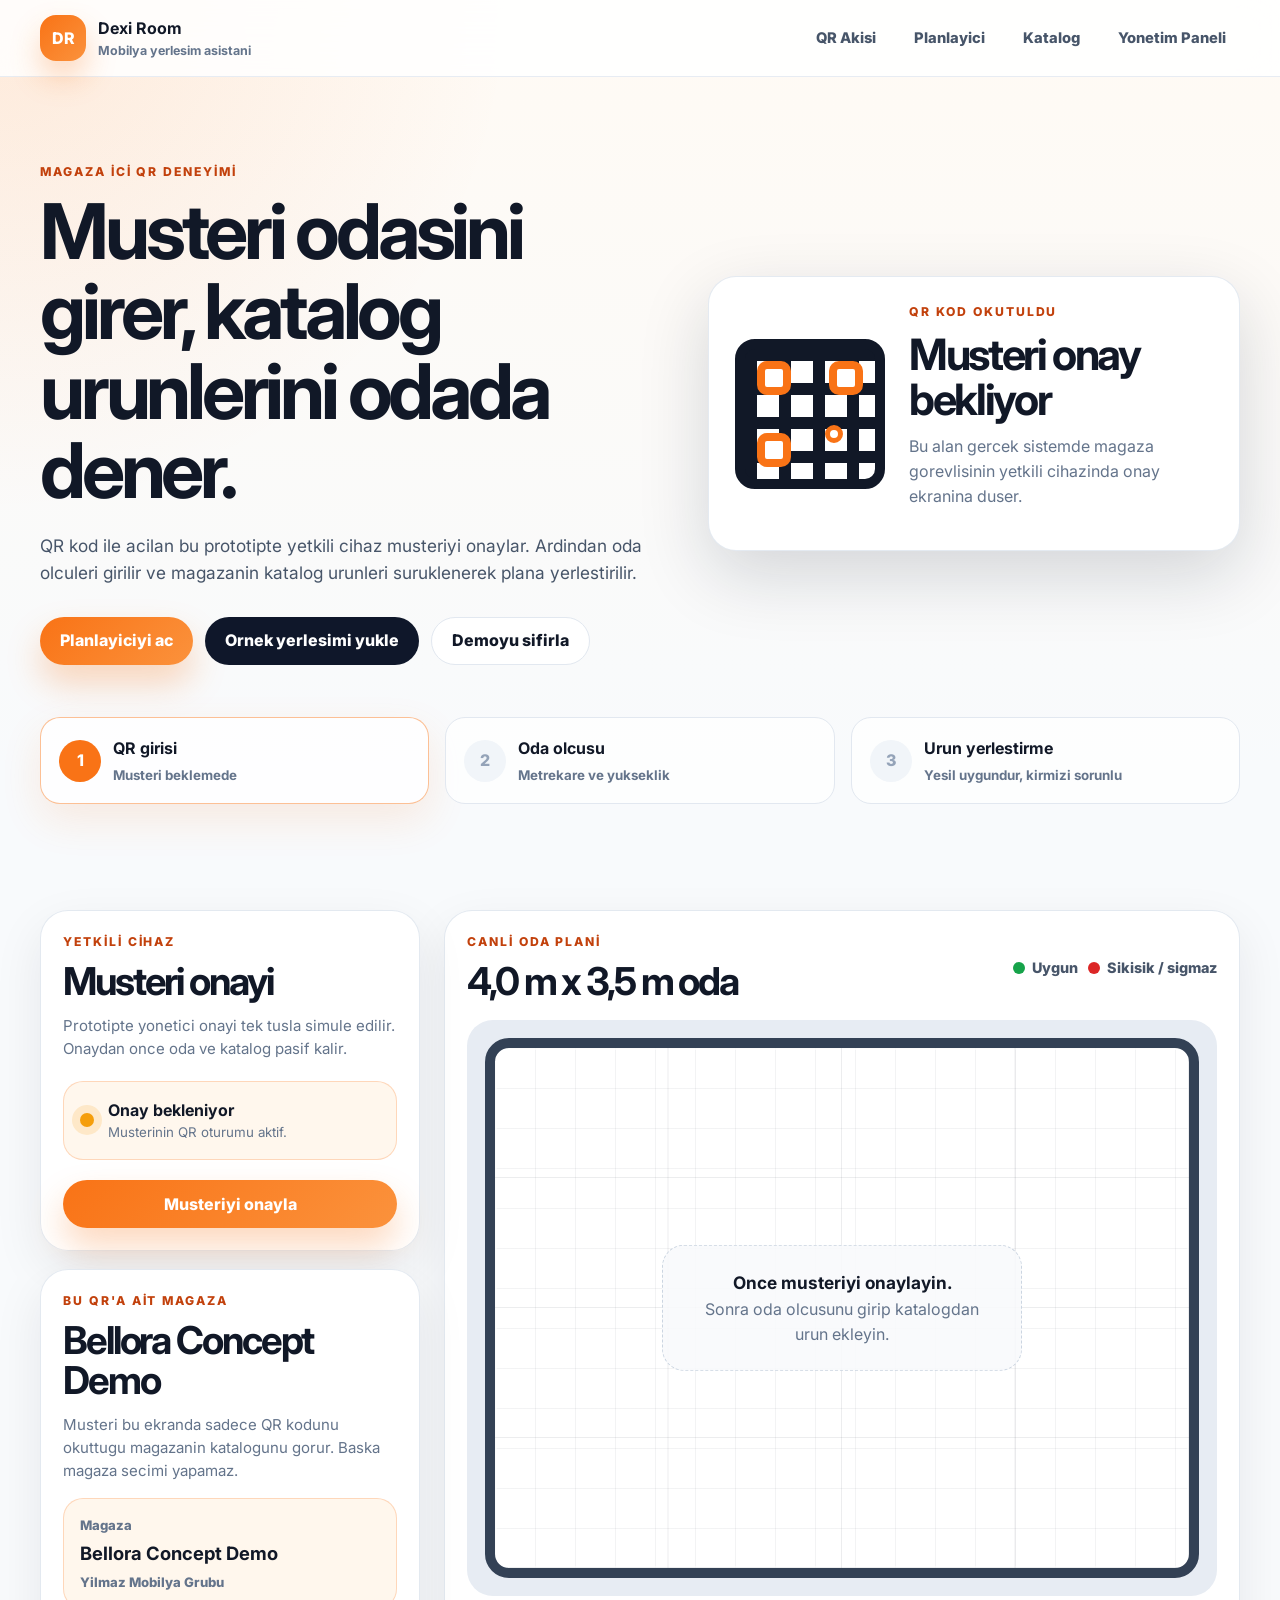
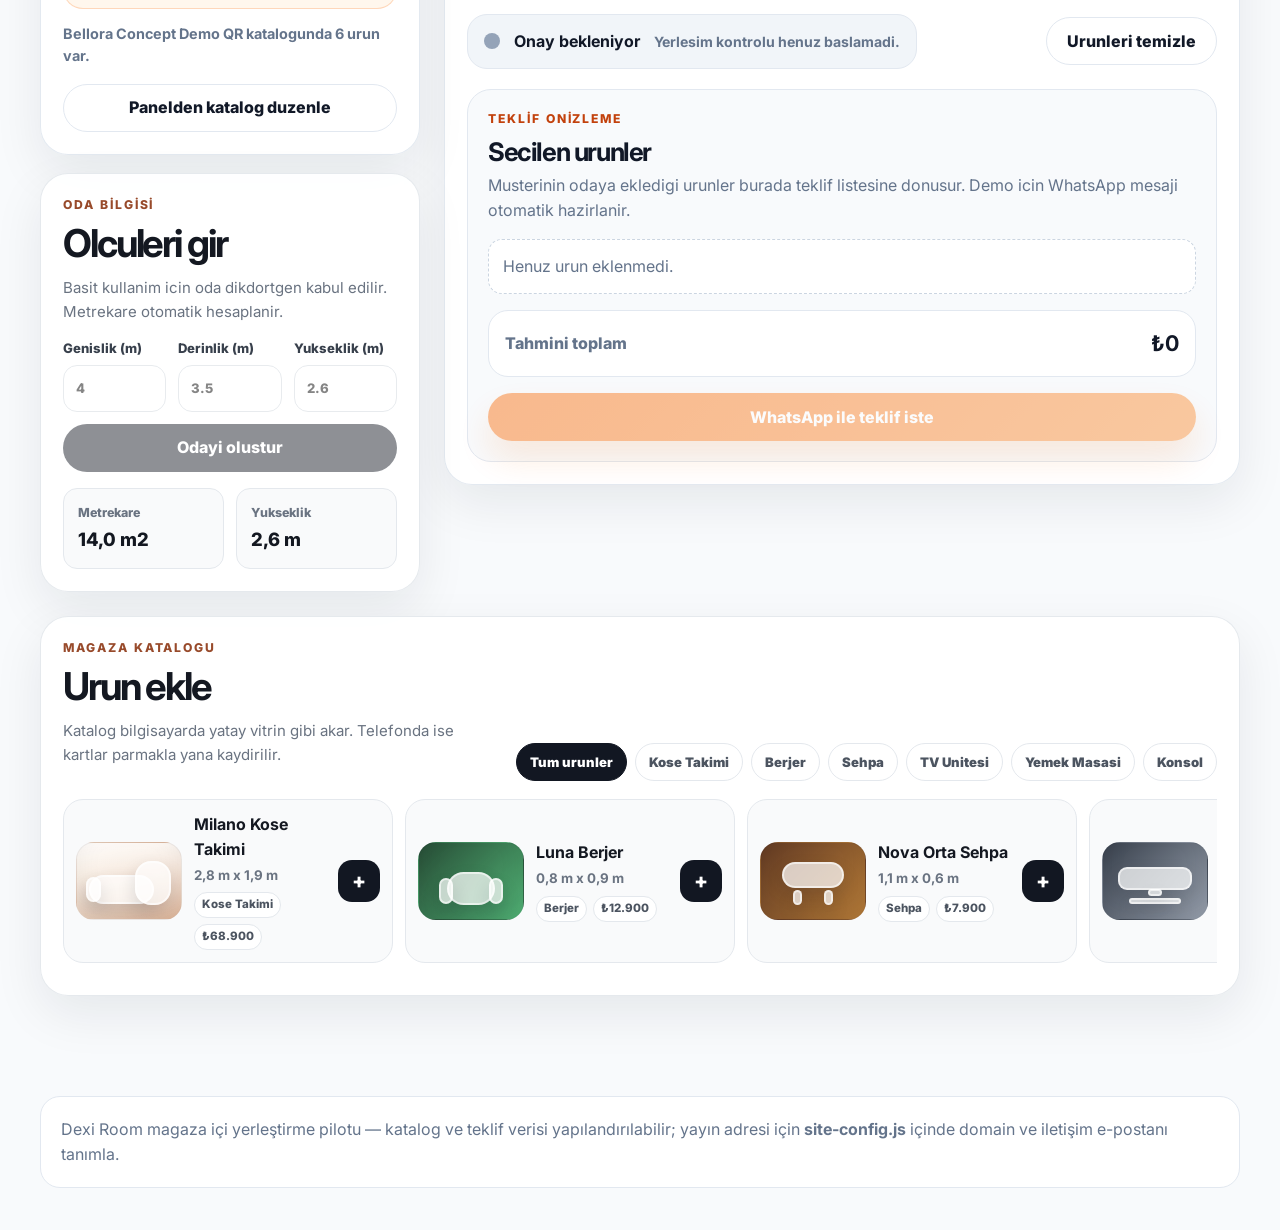
<file: index.html>
<!doctype html>
<html lang="tr">
  <head>
    <meta charset="utf-8">
    <meta name="viewport" content="width=device-width, initial-scale=1, viewport-fit=cover">
    <meta
      name="description"
      content="Mobilya magazalari icin QR onayli oda olcusu ve urun yerlestirme prototipi."
    >
    <link rel="canonical" href="">
    <meta property="og:type" content="website">
    <meta property="og:title" content="Dexi Room | QR Mobilya Yerlestirme">
    <meta property="og:url" content="">
    <title>Dexi Room | QR Mobilya Yerlestirme</title>
    <link rel="preconnect" href="https://fonts.googleapis.com">
    <link rel="preconnect" href="https://fonts.gstatic.com" crossorigin>
    <link
      href="https://fonts.googleapis.com/css2?family=Inter:wght@400;500;600;700;800&display=swap"
      rel="stylesheet"
    >
    <link rel="stylesheet" href="styles.css">
  </head>
  <body>
    <header class="app-header">
      <div class="container header-grid">
        <a class="brand" href="#qr-flow" aria-label="Dexi Room ana ekran">
          <span class="brand-mark">DR</span>
          <span>
            <strong>Dexi Room</strong>
            <small>Mobilya yerlesim asistani</small>
          </span>
        </a>
        <nav class="header-actions" aria-label="Sayfa bolumleri">
          <a href="#qr-flow">QR Akisi</a>
          <a href="#planner">Planlayici</a>
          <a href="#catalog">Katalog</a>
          <a href="admin.html">Yonetim Paneli</a>
        </nav>
      </div>
    </header>

    <main>
      <section class="hero" id="qr-flow">
        <div class="container hero-grid">
          <div class="hero-copy">
            <p class="eyebrow">Magaza ici QR deneyimi</p>
            <h1>Musteri odasini girer, katalog urunlerini odada dener.</h1>
            <p>
              QR kod ile acilan bu prototipte yetkili cihaz musteriyi onaylar.
              Ardindan oda olculeri girilir ve magazanin katalog urunleri
              suruklenerek plana yerlestirilir.
            </p>
            <div class="hero-actions">
              <a class="button button-primary" href="#planner">Planlayiciyi ac</a>
              <button class="button button-dark" type="button" data-demo-layout>
                Ornek yerlesimi yukle
              </button>
              <button class="button button-secondary" type="button" data-reset-demo>
                Demoyu sifirla
              </button>
            </div>
          </div>

          <aside class="qr-card" aria-labelledby="qr-title">
            <div class="qr-visual" aria-hidden="true">
              <span></span>
              <span></span>
              <span></span>
              <span></span>
            </div>
            <div>
              <p class="eyebrow">QR kod okutuldu</p>
              <h2 id="qr-title">Musteri onay bekliyor</h2>
              <p>
                Bu alan gercek sistemde magaza gorevlisinin yetkili cihazinda
                onay ekranina duser.
              </p>
            </div>
          </aside>
        </div>
      </section>

      <section class="status-section">
        <div class="container status-grid" aria-label="Uygulama akisi">
          <article class="status-card is-active" data-step-card="approval">
            <span>1</span>
            <strong>QR girisi</strong>
            <small>Musteri beklemede</small>
          </article>
          <article class="status-card" data-step-card="room">
            <span>2</span>
            <strong>Oda olcusu</strong>
            <small>Metrekare ve yukseklik</small>
          </article>
          <article class="status-card" data-step-card="layout">
            <span>3</span>
            <strong>Urun yerlestirme</strong>
            <small>Yesil uygundur, kirmizi sorunlu</small>
          </article>
        </div>
      </section>

      <section class="workspace section" id="planner">
        <div class="container app-grid">
          <aside class="control-panel" aria-label="Planlayici kontrolleri">
            <section class="panel-card">
              <div class="panel-heading">
                <p class="eyebrow">Yetkili cihaz</p>
                <h2>Musteri onayi</h2>
                <p>
                  Prototipte yonetici onayi tek tusla simule edilir. Onaydan
                  once oda ve katalog pasif kalir.
                </p>
              </div>
              <div class="approval-box" data-approval-box>
                <span class="pulse"></span>
                <div>
                  <strong data-approval-title>Onay bekleniyor</strong>
                  <small data-approval-text>Musterinin QR oturumu aktif.</small>
                </div>
              </div>
              <button class="button button-primary button-full" type="button" data-approve>
                Musteriyi onayla
              </button>
            </section>

            <section class="panel-card" data-store-section>
              <div class="panel-heading">
                <p class="eyebrow">Bu QR'a ait magaza</p>
                <h2 data-current-store-name>Magaza katalogu</h2>
                <p>
                  Musteri bu ekranda sadece QR kodunu okuttugu magazanin
                  katalogunu gorur. Baska magaza secimi yapamaz.
                </p>
              </div>
              <div class="store-identity">
                <span>Magaza</span>
                <strong data-current-store-title>Demo magaza</strong>
                <small data-current-store-group>Grup bilgisi</small>
              </div>
              <p class="store-hint" data-store-hint></p>
              <a class="button button-secondary button-full" href="admin.html">
                Panelden katalog duzenle
              </a>
            </section>

            <section class="panel-card is-disabled" data-room-section>
              <div class="panel-heading">
                <p class="eyebrow">Oda bilgisi</p>
                <h2>Olculeri gir</h2>
                <p>
                  Basit kullanim icin oda dikdortgen kabul edilir. Metrekare
                  otomatik hesaplanir.
                </p>
              </div>
              <form class="room-form" data-room-form>
                <label>
                  Genislik (m)
                  <input type="number" name="width" value="4" min="1.5" max="12" step="0.1" required>
                </label>
                <label>
                  Derinlik (m)
                  <input type="number" name="depth" value="3.5" min="1.5" max="12" step="0.1" required>
                </label>
                <label>
                  Yukseklik (m)
                  <input type="number" name="height" value="2.6" min="2" max="5" step="0.1" required>
                </label>
                <button class="button button-dark button-full" type="submit">
                  Odayi olustur
                </button>
              </form>
              <dl class="room-summary">
                <div>
                  <dt>Metrekare</dt>
                  <dd data-room-area>14.0 m2</dd>
                </div>
                <div>
                  <dt>Yukseklik</dt>
                  <dd data-room-height>2.6 m</dd>
                </div>
              </dl>
            </section>

          </aside>

          <section class="planner-panel" aria-label="Oda yerlestirme alani">
            <div class="planner-toolbar">
              <div>
                <p class="eyebrow">Canli oda plani</p>
                <h2 data-room-title>4.0 m x 3.5 m oda</h2>
              </div>
              <div class="legend" aria-label="Renk aciklamalari">
                <span><i class="ok"></i>Uygun</span>
                <span><i class="danger"></i>Sikisik / sigmaz</span>
              </div>
            </div>

            <div class="planner-shell">
              <div class="room-stage" data-room-stage>
                <div class="grid-overlay" aria-hidden="true"></div>
                <div class="conflict-layer" data-conflict-layer aria-hidden="true"></div>
                <div class="empty-state" data-empty-state>
                  <strong>Once musteriyi onaylayin.</strong>
                  <span>Sonra oda olcusunu girip katalogdan urun ekleyin.</span>
                </div>
              </div>
            </div>

            <div class="planner-footer">
              <div class="fit-status is-waiting" data-fit-status>
                <strong>Onay bekleniyor</strong>
                <span>Yerlesim kontrolu henuz baslamadi.</span>
              </div>
              <button class="button button-secondary-dark" type="button" data-clear-room>
                Urunleri temizle
              </button>
            </div>

            <aside class="quote-panel" aria-label="Secilen urunler ve teklif">
              <div>
                <p class="eyebrow">Teklif onizleme</p>
                <h2>Secilen urunler</h2>
                <p>
                  Musterinin odaya ekledigi urunler burada teklif listesine
                  donusur. Demo icin WhatsApp mesaji otomatik hazirlanir.
                </p>
              </div>
              <div class="quote-list" data-quote-list>
                <p class="quote-empty">Henuz urun eklenmedi.</p>
              </div>
              <div class="quote-total">
                <span>Tahmini toplam</span>
                <strong data-quote-total>0 TL</strong>
              </div>
              <a class="button button-primary button-full is-disabled-link" href="#" data-whatsapp-link>
                WhatsApp ile teklif iste
              </a>
            </aside>
          </section>

          <section class="panel-card catalog-panel is-disabled" id="catalog" data-catalog-section>
            <div class="catalog-panel-header">
              <div class="panel-heading">
                <p class="eyebrow">Magaza katalogu</p>
                <h2>Urun ekle</h2>
                <p>
                  Katalog bilgisayarda yatay vitrin gibi akar. Telefonda ise
                  kartlar parmakla yana kaydirilir.
                </p>
              </div>
              <div class="category-filters" data-category-filters aria-label="Kategori filtreleri"></div>
            </div>
            <div class="catalog-list" data-catalog-list></div>
          </section>
        </div>
      </section>
    </main>

    <footer class="app-footer">
      <div class="container footer-grid">
        <p>
          Dexi Room magaza içi yerleştirme pilotu — katalog ve teklif verisi yapılandırılabilir;
          yayın adresi için <strong>site-config.js</strong> içinde domain ve iletişim e-postanı
          tanımla.
        </p>
        <p class="site-contact-line" data-site-contact-row hidden>
          İletişim:
          <a data-site-contact-email href="#"></a>
        </p>
      </div>
    </footer>

    <script src="site-config.js"></script>
    <script src="supabase-config.js"></script>
    <script src="data-store.js"></script>
    <script src="script.js"></script>
  </body>
</html>
</file>
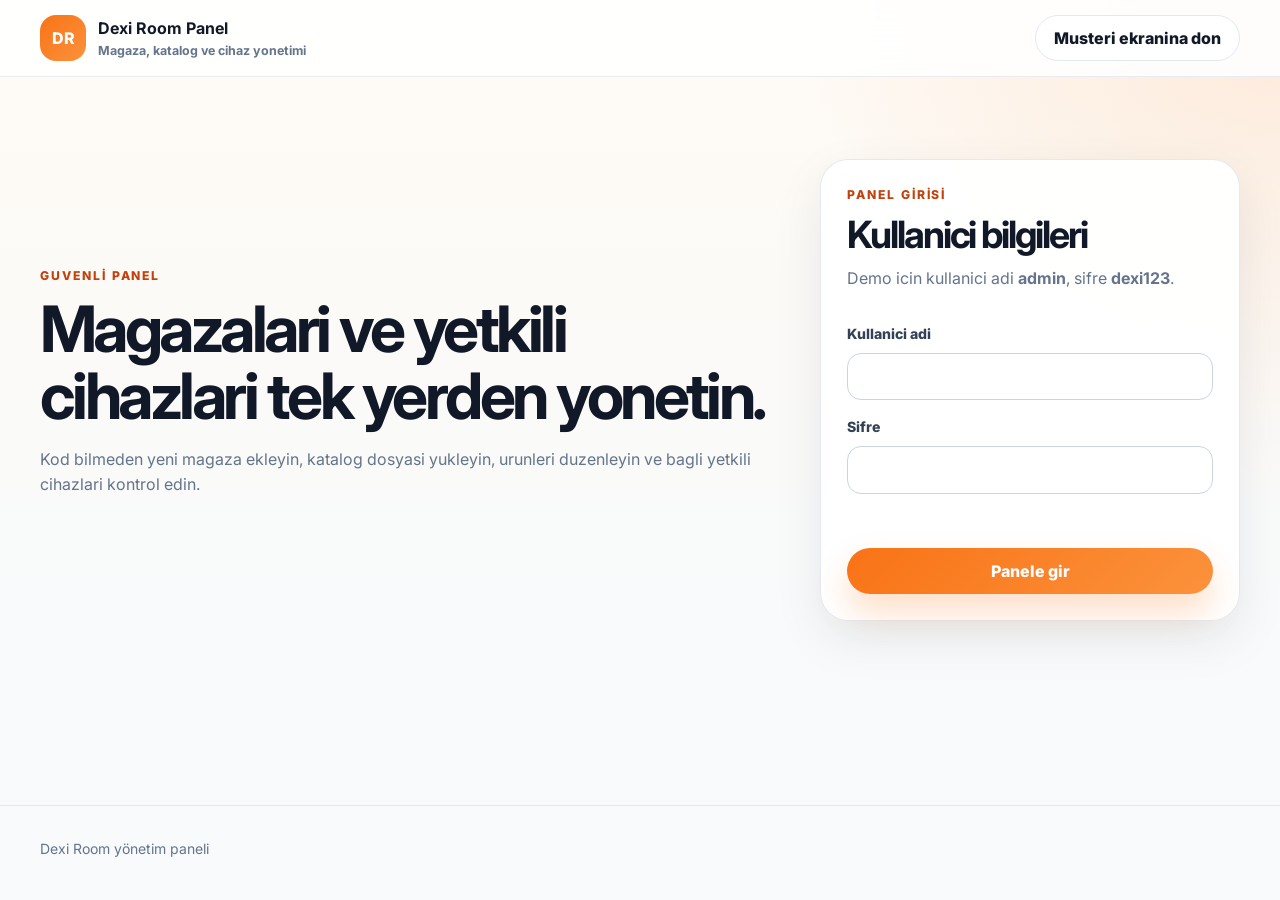
<file: admin.html>
<!doctype html>
<html lang="tr">
  <head>
    <meta charset="utf-8">
    <meta name="viewport" content="width=device-width, initial-scale=1">
    <meta
      name="description"
      content="Dexi Room magazalari, kataloglari ve yetkili cihazlari yonetme paneli."
    >
    <title>Dexi Room | Yonetim Paneli</title>
    <link rel="preconnect" href="https://fonts.googleapis.com">
    <link rel="preconnect" href="https://fonts.gstatic.com" crossorigin>
    <link
      href="https://fonts.googleapis.com/css2?family=Inter:wght@400;500;600;700;800&display=swap"
      rel="stylesheet"
    >
    <link rel="stylesheet" href="admin.css">
  </head>
  <body>
    <header class="admin-header">
      <div class="container header-grid">
        <a class="brand" href="index.html" aria-label="Dexi Room musteri ekranina don">
          <span class="brand-mark">DR</span>
          <span>
            <strong>Dexi Room Panel</strong>
            <small>Magaza, katalog ve cihaz yonetimi</small>
          </span>
        </a>
        <div class="header-actions">
          <a class="button button-light" href="index.html">Musteri ekranina don</a>
          <button class="button button-dark is-hidden" type="button" data-logout>
            Cikis yap
          </button>
        </div>
      </div>
    </header>

    <main class="admin-main-grow">
      <section class="login-screen" data-login-screen>
        <div class="container login-grid">
          <div class="login-copy">
            <p class="eyebrow">Guvenli panel</p>
            <h1>Magazalari ve yetkili cihazlari tek yerden yonetin.</h1>
            <p>
              Kod bilmeden yeni magaza ekleyin, katalog dosyasi yukleyin,
              urunleri duzenleyin ve bagli yetkili cihazlari kontrol edin.
            </p>
          </div>

          <form class="login-card" data-login-form>
            <div>
              <p class="eyebrow">Panel girisi</p>
              <h2>Kullanici bilgileri</h2>
              <p class="helper">
                Demo icin kullanici adi <strong>admin</strong>, sifre
                <strong>dexi123</strong>.
              </p>
            </div>
            <label>
              Kullanici adi
              <input type="text" name="username" autocomplete="username" required>
            </label>
            <label>
              Sifre
              <input type="password" name="password" autocomplete="current-password" required>
            </label>
            <p class="form-error" data-login-error role="alert"></p>
            <button class="button button-primary button-full" type="submit">
              Panele gir
            </button>
          </form>
        </div>
      </section>

      <section class="dashboard is-hidden" data-dashboard>
        <div class="container">
          <div class="dashboard-hero">
            <div>
              <p class="eyebrow">Yonetim alani</p>
              <h1>Magaza kataloglarini ayri tutun, cihaz baglantilarini yonetin.</h1>
            </div>
            <button class="button button-primary" type="button" data-add-store>
              + Yeni magaza
            </button>
          </div>

          <div class="stats-grid" aria-label="Panel ozeti">
            <article>
              <span data-store-count>0</span>
              <strong>Magaza</strong>
            </article>
            <article>
              <span data-product-count>0</span>
              <strong>Toplam urun</strong>
            </article>
            <article>
              <span data-device-count>0</span>
              <strong>Bagli cihaz</strong>
            </article>
            <article>
              <span data-group-count>0</span>
              <strong>Magaza grubu</strong>
            </article>
          </div>

          <div class="admin-layout">
            <aside class="store-sidebar">
              <div class="panel-heading">
                <p class="eyebrow">Magazalar</p>
                <h2>Secim yap</h2>
              </div>
              <div class="store-list" data-store-list></div>
            </aside>

            <section class="detail-panel" data-detail-panel>
              <div class="detail-header">
                <div>
                  <p class="eyebrow">Katalog ayarlari</p>
                  <h2 data-detail-title>Magaza secin</h2>
                </div>
                <button class="button button-danger-light" type="button" data-delete-store>
                  Magazayi sil
                </button>
              </div>

              <div class="form-grid">
                <label>
                  Magaza adi
                  <input type="text" data-store-name placeholder="Ornek: Kadikoy Sube">
                </label>
                <label>
                  Grup / isletme sahibi adi
                  <input type="text" data-store-group placeholder="Ornek: Yilmaz Mobilya Grubu">
                </label>
                <label>
                  Katalog dosyasi yukle
                  <input type="file" accept=".json,.csv" data-catalog-file>
                </label>
              </div>
              <div class="qr-link-card">
                <div>
                  <p class="eyebrow">Magazaya ozel QR linki</p>
                  <strong data-store-qr-link>index.html</strong>
                  <small>
                    Bu linkten giren musteri sadece bu magazanin katalogunu gorur.
                  </small>
                </div>
                <a class="button button-light" href="#" target="_blank" rel="noreferrer" data-open-store-link>
                  Musteri linkini ac
                </a>
              </div>
              <p class="helper">
                JSON veya CSV yukleyebilirsiniz. CSV basliklari:
                <code>name,width,depth,icon</code>. Olculer metre olarak girilir.
                Ayni isletme sahibine ait magazalara ayni grup adini vererek
                panelde birlikte takip edebilirsiniz.
              </p>
              <p class="notice" data-import-status></p>

              <div class="section-title">
                <div>
                  <p class="eyebrow">Urunler</p>
                  <h3>Katalog satirlari</h3>
                </div>
                <button class="button button-light" type="button" data-add-product>
                  + Urun ekle
                </button>
              </div>

              <div class="table-wrap">
                <table class="product-table">
                  <thead>
                    <tr>
                      <th>Urun adi</th>
                      <th>Genislik (m)</th>
                      <th>Derinlik (m)</th>
                      <th>Ikon</th>
                      <th></th>
                    </tr>
                  </thead>
                  <tbody data-product-rows></tbody>
                </table>
              </div>

              <div class="section-title device-title">
                <div>
                  <p class="eyebrow">Yetkili cihazlar</p>
                  <h3>Baglanti izinleri</h3>
                </div>
                <button class="button button-danger-light" type="button" data-disconnect-all>
                  Hepsinin baglantisini kopar
                </button>
              </div>

              <div class="device-form">
                <label>
                  Cihaz adi
                  <input type="text" data-device-name placeholder="Ornek: Satis tableti 1">
                </label>
                <button class="button button-dark" type="button" data-grant-device>
                  Yetki ver
                </button>
              </div>
              <div class="device-list" data-device-list></div>

              <div class="save-row">
                <p class="notice" data-save-status></p>
                <button class="button button-primary" type="button" data-save-store>
                  Degisiklikleri kaydet
                </button>
              </div>
            </section>
          </div>
        </div>
      </section>
    </main>

    <footer class="admin-footer">
      <div class="container admin-footer-inner">
        <p class="admin-footer-meta">Dexi Room yönetim paneli</p>
        <p class="admin-footer-meta site-contact-line" data-site-contact-row hidden>
          İletişim:
          <a data-site-contact-email href="#"></a>
        </p>
      </div>
    </footer>

    <script src="site-config.js"></script>
    <script src="supabase-config.js"></script>
    <script src="data-store.js"></script>
    <script src="admin.js"></script>
  </body>
</html>
</file>
<file: styles.css>
:root {
  --bg: #0f172a;
  --bg-soft: #172033;
  --surface: #ffffff;
  --surface-soft: #f8fafc;
  --surface-warm: #fff8ed;
  --text: #111827;
  --muted: #64748b;
  --line: #e2e8f0;
  --primary: #f97316;
  --primary-dark: #c2410c;
  --ok: #16a34a;
  --ok-soft: rgba(22, 163, 74, 0.12);
  --danger: #dc2626;
  --danger-soft: rgba(220, 38, 38, 0.14);
  --warning: #f59e0b;
  --shadow: 0 24px 70px rgba(15, 23, 42, 0.16);
  --radius-lg: 28px;
  --radius-md: 20px;
  --radius-sm: 14px;
  --container: 1200px;
}

* {
  box-sizing: border-box;
  min-width: 0;
}

html {
  scroll-behavior: smooth;
}

body {
  min-width: 320px;
  margin: 0;
  color: var(--text);
  background:
    radial-gradient(circle at top left, rgba(249, 115, 22, 0.12), transparent 32rem),
    linear-gradient(180deg, #fffaf4 0, #f8fafc 48rem);
  font-family: "Inter", Arial, sans-serif;
  line-height: 1.55;
  overflow-x: hidden;
}

button,
input {
  font: inherit;
}

button {
  cursor: pointer;
}

a {
  color: inherit;
  text-decoration: none;
}

h1,
h2,
h3,
p {
  margin-top: 0;
  overflow-wrap: anywhere;
}

h1,
h2 {
  letter-spacing: -0.055em;
  line-height: 1.04;
}

h1 {
  max-width: 760px;
  margin-bottom: 22px;
  font-size: clamp(2.8rem, 6vw, 5.8rem);
}

h2 {
  margin-bottom: 12px;
  font-size: clamp(1.55rem, 3vw, 2.65rem);
}

.container {
  width: min(100% - 40px, var(--container));
  margin-inline: auto;
}

.section {
  padding: 72px 0;
}

.eyebrow {
  margin-bottom: 10px;
  color: var(--primary-dark);
  font-size: 0.76rem;
  font-weight: 800;
  letter-spacing: 0.16em;
  text-transform: uppercase;
}

.app-header {
  position: sticky;
  top: 0;
  z-index: 20;
  border-bottom: 1px solid rgba(226, 232, 240, 0.8);
  background: rgba(255, 255, 255, 0.86);
  backdrop-filter: blur(18px);
}

.header-grid {
  min-height: 76px;
  display: flex;
  align-items: center;
  justify-content: space-between;
  gap: 24px;
}

.brand {
  display: inline-flex;
  align-items: center;
  gap: 12px;
  font-weight: 800;
}

.brand small {
  display: block;
  color: var(--muted);
  font-size: 0.78rem;
  font-weight: 700;
}

.brand-mark {
  width: 46px;
  height: 46px;
  display: inline-grid;
  place-items: center;
  color: #ffffff;
  background: linear-gradient(135deg, var(--primary), #fb923c);
  border-radius: 16px;
  box-shadow: 0 16px 30px rgba(249, 115, 22, 0.28);
}

.header-actions {
  display: flex;
  align-items: center;
  gap: 10px;
}

.header-actions a {
  padding: 10px 14px;
  color: #475569;
  border-radius: 999px;
  font-size: 0.92rem;
  font-weight: 800;
}

.header-actions a:hover,
.header-actions a:focus-visible {
  color: var(--text);
  background: #f1f5f9;
}

.hero {
  padding: 86px 0 52px;
}

.hero-grid {
  display: grid;
  grid-template-columns: minmax(0, 1.08fr) minmax(340px, 0.92fr);
  gap: 44px;
  align-items: center;
}

.hero-copy p:not(.eyebrow) {
  max-width: 680px;
  color: #475569;
  font-size: 1.08rem;
}

.hero-actions {
  display: flex;
  flex-wrap: wrap;
  gap: 12px;
  margin-top: 30px;
}

.button {
  min-height: 48px;
  display: inline-flex;
  align-items: center;
  justify-content: center;
  gap: 8px;
  padding: 0 20px;
  border: 0;
  border-radius: 999px;
  font-weight: 800;
  transition: transform 160ms ease, box-shadow 160ms ease, background 160ms ease;
}

.button:hover,
.button:focus-visible {
  transform: translateY(-2px);
}

.button-primary {
  color: #ffffff;
  background: linear-gradient(135deg, var(--primary), #fb923c);
  box-shadow: 0 18px 34px rgba(249, 115, 22, 0.28);
}

.button-secondary {
  color: var(--text);
  background: #ffffff;
  border: 1px solid var(--line);
}

.button-dark {
  color: #ffffff;
  background: var(--bg);
}

.button-secondary-dark {
  color: var(--text);
  background: #ffffff;
  border: 1px solid var(--line);
}

.button-full {
  width: 100%;
}

.button:disabled,
.panel-card.is-disabled .button,
.panel-card.is-disabled input {
  cursor: not-allowed;
  opacity: 0.48;
}

.qr-card {
  display: grid;
  grid-template-columns: 150px 1fr;
  gap: 24px;
  align-items: center;
  padding: 26px;
  background: #ffffff;
  border: 1px solid rgba(226, 232, 240, 0.9);
  border-radius: var(--radius-lg);
  box-shadow: var(--shadow);
}

.qr-card h2 {
  font-size: clamp(1.8rem, 4vw, 2.7rem);
}

.qr-card p:not(.eyebrow) {
  color: var(--muted);
}

.qr-visual {
  position: relative;
  aspect-ratio: 1;
  padding: 16px;
  background:
    linear-gradient(90deg, var(--text) 12px, transparent 12px) 0 0 / 34px 34px,
    linear-gradient(var(--text) 12px, transparent 12px) 0 0 / 34px 34px,
    #ffffff;
  border: 10px solid #111827;
  border-radius: 20px;
}

.qr-visual span {
  position: absolute;
  width: 34px;
  height: 34px;
  background: #ffffff;
  border: 8px solid var(--primary);
  border-radius: 10px;
}

.qr-visual span:nth-child(1) {
  top: 12px;
  left: 12px;
}

.qr-visual span:nth-child(2) {
  top: 12px;
  right: 12px;
}

.qr-visual span:nth-child(3) {
  bottom: 12px;
  left: 12px;
}

.qr-visual span:nth-child(4) {
  right: 32px;
  bottom: 36px;
  width: 18px;
  height: 18px;
  border-width: 5px;
}

.status-section {
  padding: 0 0 34px;
}

.status-grid {
  display: grid;
  grid-template-columns: repeat(3, 1fr);
  gap: 16px;
}

.status-card {
  display: grid;
  grid-template-columns: auto 1fr;
  gap: 4px 12px;
  align-items: center;
  padding: 18px;
  color: #64748b;
  background: rgba(255, 255, 255, 0.8);
  border: 1px solid var(--line);
  border-radius: var(--radius-md);
}

.status-card span {
  grid-row: span 2;
  width: 42px;
  height: 42px;
  display: grid;
  place-items: center;
  color: #94a3b8;
  background: #f1f5f9;
  border-radius: 50%;
  font-weight: 800;
}

.status-card strong {
  color: var(--text);
}

.status-card small {
  font-weight: 700;
}

.status-card.is-active {
  border-color: rgba(249, 115, 22, 0.45);
  box-shadow: 0 16px 40px rgba(249, 115, 22, 0.12);
}

.status-card.is-active span,
.status-card.is-complete span {
  color: #ffffff;
  background: var(--primary);
}

.status-card.is-complete {
  color: #475569;
  background: #ffffff;
}

.app-grid {
  display: grid;
  grid-template-columns: minmax(320px, 380px) minmax(0, 1fr);
  gap: 24px;
  align-items: start;
  min-width: 0;
}

.control-panel {
  display: grid;
  gap: 18px;
  min-width: 0;
}

.panel-card,
.planner-panel {
  background: rgba(255, 255, 255, 0.92);
  border: 1px solid rgba(226, 232, 240, 0.94);
  border-radius: var(--radius-lg);
  box-shadow: 0 18px 50px rgba(15, 23, 42, 0.08);
}

.panel-card {
  padding: 22px;
}

.panel-card.is-disabled {
  pointer-events: none;
  filter: grayscale(0.4);
}

.panel-heading p:not(.eyebrow) {
  color: var(--muted);
  font-size: 0.94rem;
}

.approval-box {
  display: flex;
  align-items: center;
  gap: 14px;
  margin: 20px 0;
  padding: 16px;
  background: #fff7ed;
  border: 1px solid rgba(249, 115, 22, 0.24);
  border-radius: var(--radius-md);
}

.approval-box.is-approved {
  background: var(--ok-soft);
  border-color: rgba(22, 163, 74, 0.32);
}

.approval-box small {
  display: block;
  color: var(--muted);
}

.pulse {
  width: 14px;
  height: 14px;
  flex: 0 0 auto;
  background: var(--warning);
  border-radius: 50%;
  box-shadow: 0 0 0 8px rgba(245, 158, 11, 0.16);
}

.approval-box.is-approved .pulse {
  background: var(--ok);
  box-shadow: 0 0 0 8px rgba(22, 163, 74, 0.14);
}

.room-form {
  display: grid;
  grid-template-columns: repeat(3, 1fr);
  gap: 12px;
}

.select-label,
.room-form label {
  display: grid;
  gap: 7px;
  color: #334155;
  font-size: 0.82rem;
  font-weight: 800;
}

.select-label select,
.room-form input {
  width: 100%;
  padding: 12px;
  border: 1px solid #cbd5e1;
  border-radius: 14px;
  background: #ffffff;
  outline: none;
}

.select-label select:focus,
.room-form input:focus {
  border-color: var(--primary);
  box-shadow: 0 0 0 4px rgba(249, 115, 22, 0.14);
}

.store-hint {
  margin: 14px 0 16px;
  color: var(--muted);
  font-size: 0.9rem;
  font-weight: 700;
}

.store-identity {
  display: grid;
  gap: 4px;
  padding: 16px;
  background: #fff7ed;
  border: 1px solid rgba(249, 115, 22, 0.24);
  border-radius: var(--radius-md);
}

.store-identity span,
.store-identity small {
  color: var(--muted);
  font-size: 0.82rem;
  font-weight: 800;
}

.store-identity strong {
  font-size: 1.15rem;
}

.room-form .button {
  grid-column: 1 / -1;
}

.room-summary {
  display: grid;
  grid-template-columns: 1fr 1fr;
  gap: 12px;
  margin: 16px 0 0;
}

.room-summary div {
  padding: 14px;
  background: var(--surface-soft);
  border: 1px solid var(--line);
  border-radius: var(--radius-sm);
}

.room-summary dt {
  color: var(--muted);
  font-size: 0.78rem;
  font-weight: 800;
}

.room-summary dd {
  margin: 3px 0 0;
  font-size: 1.15rem;
  font-weight: 800;
}

.catalog-list {
  display: flex;
  gap: 12px;
  overflow-x: auto;
  padding: 4px 2px 10px;
  scroll-snap-type: x mandatory;
  -webkit-overflow-scrolling: touch;
}

.catalog-item {
  display: grid;
  grid-template-columns: 106px 1fr auto;
  gap: 12px;
  align-items: center;
  min-width: 330px;
  padding: 12px;
  background: var(--surface-soft);
  border: 1px solid var(--line);
  border-radius: var(--radius-md);
  scroll-snap-align: start;
}

.catalog-panel {
  grid-column: 1 / -1;
  order: 3;
}

.catalog-panel-header {
  display: grid;
  grid-template-columns: minmax(0, 1fr) auto;
  gap: 18px;
  align-items: end;
  margin-bottom: 14px;
}

.category-filters {
  display: flex;
  flex-wrap: wrap;
  justify-content: flex-end;
  gap: 8px;
}

.category-filters button {
  min-height: 38px;
  padding: 0 13px;
  color: #475569;
  background: #ffffff;
  border: 1px solid var(--line);
  border-radius: 999px;
  font-size: 0.82rem;
  font-weight: 900;
}

.category-filters button.is-active {
  color: #ffffff;
  background: var(--bg);
  border-color: var(--bg);
}

.product-visual {
  position: relative;
  display: grid;
  place-items: center;
  overflow: hidden;
  background:
    linear-gradient(180deg, rgba(255, 255, 255, 0.9), rgba(255, 255, 255, 0.48)),
    linear-gradient(135deg, #fed7aa, #f97316);
  border: 1px solid rgba(15, 23, 42, 0.08);
  border-radius: 18px;
  box-shadow: inset 0 -16px 28px rgba(15, 23, 42, 0.06);
}

.product-visual-catalog {
  width: 106px;
  height: 78px;
}

.product-visual-quote {
  width: 54px;
  height: 44px;
  border-radius: 13px;
}

.product-visual[data-swatch="green"] {
  background: linear-gradient(135deg, #14532d, #22c55e);
}

.product-visual[data-swatch="walnut"],
.product-visual[data-swatch="oak"] {
  background: linear-gradient(135deg, #78350f, #d97706);
}

.product-visual[data-swatch="stone"],
.product-visual[data-swatch="gray"] {
  background: linear-gradient(135deg, #334155, #94a3b8);
}

.product-visual[data-swatch="cream"] {
  color: #7c2d12;
  background: linear-gradient(135deg, #ffedd5, #fed7aa);
}

.product-visual[data-swatch="blue"] {
  background: linear-gradient(135deg, #1e3a8a, #60a5fa);
}

.product-visual[data-swatch="rose"] {
  background: linear-gradient(135deg, #9f1239, #fb7185);
}

.product-visual[data-swatch="black"] {
  background: linear-gradient(135deg, #020617, #475569);
}

.product-visual i {
  position: absolute;
  display: block;
  background: rgba(255, 255, 255, 0.72);
  border: 2px solid rgba(255, 255, 255, 0.6);
  border-radius: 999px;
  box-shadow: 0 8px 18px rgba(15, 23, 42, 0.14);
}

.product-visual[data-kind="sofa"] i:nth-child(1),
.product-visual[data-kind="corner"] i:nth-child(1) {
  width: 70%;
  height: 38%;
  left: 15%;
  bottom: 20%;
}

.product-visual[data-kind="sofa"] i:nth-child(2),
.product-visual[data-kind="corner"] i:nth-child(2) {
  width: 14%;
  height: 34%;
  left: 9%;
  bottom: 22%;
}

.product-visual[data-kind="sofa"] i:nth-child(3),
.product-visual[data-kind="corner"] i:nth-child(3) {
  width: 14%;
  height: 34%;
  right: 9%;
  bottom: 22%;
}

.product-visual[data-kind="corner"] i:nth-child(1) {
  width: 62%;
  left: 12%;
}

.product-visual[data-kind="corner"] i:nth-child(3) {
  width: 34%;
  height: 58%;
  right: 10%;
  bottom: 18%;
  border-radius: 16px;
}

.product-visual[data-kind="armchair"] i:nth-child(1) {
  width: 46%;
  height: 44%;
  left: 27%;
  bottom: 18%;
}

.product-visual[data-kind="armchair"] i:nth-child(2) {
  width: 14%;
  height: 34%;
  left: 19%;
  bottom: 20%;
}

.product-visual[data-kind="armchair"] i:nth-child(3) {
  width: 14%;
  height: 34%;
  right: 19%;
  bottom: 20%;
}

.product-visual[data-kind="table"] i:nth-child(1) {
  width: 60%;
  height: 34%;
  left: 20%;
  top: 25%;
  border-radius: 14px;
}

.product-visual[data-kind="table"] i:nth-child(2),
.product-visual[data-kind="table"] i:nth-child(3) {
  width: 8%;
  height: 20%;
  bottom: 18%;
}

.product-visual[data-kind="table"] i:nth-child(2) {
  left: 31%;
}

.product-visual[data-kind="table"] i:nth-child(3) {
  right: 31%;
}

.product-visual[data-kind="tv"] i:nth-child(1),
.product-visual[data-kind="cabinet"] i:nth-child(1) {
  width: 72%;
  height: 30%;
  left: 14%;
  top: 32%;
  border-radius: 9px;
}

.product-visual[data-kind="tv"] i:nth-child(2),
.product-visual[data-kind="cabinet"] i:nth-child(2) {
  width: 50%;
  height: 8%;
  left: 25%;
  bottom: 20%;
}

.product-visual[data-kind="tv"] i:nth-child(3),
.product-visual[data-kind="cabinet"] i:nth-child(3) {
  width: 14%;
  height: 8%;
  left: 43%;
  bottom: 31%;
}

.catalog-item strong {
  display: block;
}

.catalog-meta {
  display: flex;
  flex-wrap: wrap;
  gap: 6px;
  margin-top: 6px;
}

.catalog-meta span {
  padding: 3px 7px;
  color: #475569;
  background: #ffffff;
  border: 1px solid var(--line);
  border-radius: 999px;
  font-size: 0.72rem;
  font-weight: 800;
}

.catalog-item small {
  color: var(--muted);
  font-weight: 700;
}

.catalog-item button {
  width: 42px;
  height: 42px;
  border: 0;
  color: #ffffff;
  background: var(--bg);
  border-radius: 14px;
  font-size: 1.3rem;
  font-weight: 800;
}

.planner-panel {
  min-height: 760px;
  padding: 22px;
  min-width: 0;
}

.planner-toolbar,
.planner-footer {
  display: flex;
  align-items: center;
  justify-content: space-between;
  gap: 18px;
}

.planner-toolbar {
  margin-bottom: 18px;
}

.planner-toolbar h2 {
  margin-bottom: 0;
}

.legend {
  display: flex;
  flex-wrap: wrap;
  gap: 10px;
  color: #475569;
  font-size: 0.9rem;
  font-weight: 800;
}

.legend span {
  display: inline-flex;
  align-items: center;
  gap: 7px;
}

.legend i {
  width: 12px;
  height: 12px;
  display: inline-block;
  border-radius: 50%;
}

.legend .ok {
  background: var(--ok);
}

.legend .danger {
  background: var(--danger);
}

.planner-shell {
  padding: 18px;
  background: #e7ecf3;
  border-radius: 26px;
  overflow: auto;
}

.room-stage {
  position: relative;
  width: 100%;
  min-width: 520px;
  height: 540px;
  overflow: hidden;
  background:
    linear-gradient(90deg, rgba(15, 23, 42, 0.05) 1px, transparent 1px) 0 0 / 40px 40px,
    linear-gradient(rgba(15, 23, 42, 0.05) 1px, transparent 1px) 0 0 / 40px 40px,
    #ffffff;
  border: 10px solid #334155;
  border-radius: 24px;
  box-shadow: inset 0 0 0 2px rgba(255, 255, 255, 0.7);
  touch-action: none;
}

.grid-overlay {
  position: absolute;
  inset: 0;
  pointer-events: none;
  background:
    linear-gradient(90deg, transparent calc(100% - 1px), rgba(15, 23, 42, 0.08) 1px),
    linear-gradient(transparent calc(100% - 1px), rgba(15, 23, 42, 0.08) 1px);
  background-size: 25% 25%;
}

.empty-state {
  position: absolute;
  inset: 50% auto auto 50%;
  width: min(360px, calc(100% - 40px));
  padding: 24px;
  text-align: center;
  color: var(--muted);
  background: rgba(248, 250, 252, 0.86);
  border: 1px dashed #cbd5e1;
  border-radius: 22px;
  transform: translate(-50%, -50%);
}

.empty-state strong {
  display: block;
  color: var(--text);
  font-size: 1.08rem;
}

.furniture-item {
  position: absolute;
  z-index: 2;
  display: block;
  padding: 8px;
  color: #14532d;
  text-align: center;
  background: rgba(255, 255, 255, 0.3);
  border: 3px solid var(--ok);
  border-radius: 16px;
  box-shadow: 0 14px 30px rgba(15, 23, 42, 0.12);
  user-select: none;
  touch-action: none;
  transform: rotate(var(--item-rotation, 0deg));
  transform-origin: center;
}

.furniture-item[data-shape="modular"] {
  background: transparent !important;
  border-color: transparent;
  box-shadow: none;
}

.furniture-item[data-swatch="amber"] {
  background: rgba(249, 115, 22, 0.16);
}

.furniture-item[data-swatch="amber"] .furniture-part {
  background: rgba(249, 115, 22, 0.2);
  border-color: rgba(194, 65, 12, 0.78);
}

.furniture-item[data-swatch="green"] {
  background: rgba(34, 197, 94, 0.16);
}

.furniture-item[data-swatch="green"] .furniture-part {
  background: rgba(34, 197, 94, 0.2);
  border-color: rgba(22, 101, 52, 0.78);
}

.furniture-item[data-swatch="walnut"],
.furniture-item[data-swatch="oak"] {
  background: rgba(217, 119, 6, 0.16);
}

.furniture-item[data-swatch="walnut"] .furniture-part,
.furniture-item[data-swatch="oak"] .furniture-part {
  background: rgba(217, 119, 6, 0.2);
  border-color: rgba(120, 53, 15, 0.78);
}

.furniture-item[data-swatch="blue"] {
  background: rgba(37, 99, 235, 0.14);
}

.furniture-item[data-swatch="blue"] .furniture-part {
  background: rgba(37, 99, 235, 0.18);
  border-color: rgba(30, 64, 175, 0.76);
}

.furniture-item[data-swatch="gray"],
.furniture-item[data-swatch="stone"] {
  background: rgba(100, 116, 139, 0.14);
}

.furniture-item[data-swatch="gray"] .furniture-part,
.furniture-item[data-swatch="stone"] .furniture-part {
  background: rgba(100, 116, 139, 0.18);
  border-color: rgba(51, 65, 85, 0.76);
}

.furniture-item[data-swatch="cream"] {
  background: rgba(254, 215, 170, 0.35);
}

.furniture-item[data-swatch="cream"] .furniture-part {
  background: rgba(254, 215, 170, 0.5);
  border-color: rgba(194, 65, 12, 0.42);
}

.furniture-item[data-swatch="rose"] {
  background: rgba(244, 63, 94, 0.14);
}

.furniture-item[data-swatch="rose"] .furniture-part {
  background: rgba(244, 63, 94, 0.18);
  border-color: rgba(159, 18, 57, 0.7);
}

.furniture-item {
  background: transparent !important;
  border-color: transparent !important;
  box-shadow: none !important;
}

.furniture-item[data-shape="modular"] {
  background: transparent !important;
  border-color: transparent !important;
  box-shadow: none !important;
}

.furniture-item.is-dragging {
  z-index: 4;
  filter: drop-shadow(0 18px 24px rgba(15, 23, 42, 0.18));
}

.furniture-item[data-shape="modular"].is-dragging {
  filter: drop-shadow(0 18px 24px rgba(15, 23, 42, 0.18));
  box-shadow: none;
}

.furniture-item.is-conflict {
  color: #7f1d1d;
  border-color: var(--danger);
}

.furniture-item[data-shape="modular"].is-conflict {
  border-color: transparent;
}

.furniture-shape {
  position: absolute;
  inset: 8px;
  pointer-events: none;
}

.furniture-part {
  position: absolute;
  display: grid;
  place-items: center;
  min-width: 30px;
  min-height: 26px;
  background: rgba(34, 197, 94, 0.18);
  border: 2px solid rgba(22, 163, 74, 0.85);
  border-radius: 12px;
  box-shadow: 0 10px 22px rgba(15, 23, 42, 0.12);
}

.furniture-part-full {
  inset: 0;
  width: auto !important;
  height: auto !important;
}

.furniture-part em {
  color: rgba(20, 83, 45, 0.78);
  font-size: 0.62rem;
  font-style: normal;
  font-weight: 800;
  text-transform: uppercase;
}

.furniture-item.is-conflict .furniture-part {
  background: rgba(220, 38, 38, 0.18);
  border-color: var(--danger);
}

.item-label {
  position: absolute;
  inset: 50% 8px auto;
  z-index: 2;
  padding: 5px 7px;
  background: rgba(255, 255, 255, 0.82);
  border: 1px solid rgba(255, 255, 255, 0.78);
  border-radius: 10px;
  transform: translateY(-50%);
}

.item-label strong {
  display: block;
  max-width: 100%;
  overflow: hidden;
  font-size: 0.8rem;
  line-height: 1.2;
  text-overflow: ellipsis;
}

.item-label small {
  display: block;
  font-size: 0.7rem;
  font-weight: 800;
}

.item-actions {
  position: absolute;
  right: 6px;
  bottom: 6px;
  z-index: 5;
  display: flex;
  gap: 4px;
  opacity: 0;
  pointer-events: none;
  transform: translateY(4px);
  transition: opacity 140ms ease, transform 140ms ease;
}

.furniture-item.is-selected .item-actions {
  opacity: 1;
  pointer-events: auto;
  transform: translateY(0);
}

.furniture-item.is-selected .furniture-part {
  box-shadow: 0 14px 28px rgba(15, 23, 42, 0.2);
}

.item-actions button,
.quote-item button {
  width: 28px;
  height: 28px;
  border: 0;
  color: #ffffff;
  background: rgba(15, 23, 42, 0.88);
  border-radius: 9px;
  font-size: 0.72rem;
  font-weight: 900;
}

.item-actions button:last-child,
.quote-item button {
  background: var(--danger);
}

.conflict-zone {
  position: absolute;
  z-index: 3;
  pointer-events: none;
  background: repeating-linear-gradient(
    -45deg,
    rgba(220, 38, 38, 0.38),
    rgba(220, 38, 38, 0.38) 8px,
    rgba(220, 38, 38, 0.18) 8px,
    rgba(220, 38, 38, 0.18) 16px
  );
  border: 2px solid var(--danger);
  border-radius: 10px;
}

.planner-footer {
  margin-top: 18px;
}

.fit-status {
  display: flex;
  align-items: center;
  gap: 14px;
  padding: 14px 16px;
  border-radius: var(--radius-md);
  background: #f1f5f9;
  border: 1px solid var(--line);
}

.fit-status::before {
  content: "";
  width: 16px;
  height: 16px;
  flex: 0 0 auto;
  border-radius: 50%;
  background: #94a3b8;
}

.fit-status strong,
.fit-status span {
  display: block;
}

.fit-status span {
  color: var(--muted);
  font-size: 0.88rem;
  font-weight: 700;
}

.fit-status.is-ok {
  color: #14532d;
  background: var(--ok-soft);
  border-color: rgba(22, 163, 74, 0.26);
}

.fit-status.is-ok::before {
  background: var(--ok);
}

.fit-status.is-danger {
  color: #7f1d1d;
  background: var(--danger-soft);
  border-color: rgba(220, 38, 38, 0.28);
}

.fit-status.is-danger::before {
  background: var(--danger);
}

.quote-panel {
  display: grid;
  gap: 16px;
  margin-top: 20px;
  padding: 20px;
  background: var(--surface-soft);
  border: 1px solid var(--line);
  border-radius: 24px;
}

.quote-panel h2 {
  margin-bottom: 8px;
  font-size: clamp(1.45rem, 2vw, 2rem);
}

.quote-panel p:not(.eyebrow) {
  color: var(--muted);
  margin-bottom: 0;
}

.quote-list {
  display: grid;
  gap: 10px;
}

.quote-empty {
  padding: 14px;
  color: var(--muted);
  background: #ffffff;
  border: 1px dashed #cbd5e1;
  border-radius: var(--radius-sm);
}

.quote-item {
  display: grid;
  grid-template-columns: 54px 1fr auto auto;
  gap: 12px;
  align-items: center;
  padding: 12px;
  background: #ffffff;
  border: 1px solid var(--line);
  border-radius: var(--radius-sm);
}

.quote-item strong,
.quote-item small {
  display: block;
}

.quote-item small {
  color: var(--muted);
  font-weight: 700;
}

.quote-total {
  display: flex;
  align-items: center;
  justify-content: space-between;
  gap: 16px;
  padding: 16px;
  background: #ffffff;
  border: 1px solid var(--line);
  border-radius: var(--radius-md);
}

.quote-total span {
  color: var(--muted);
  font-weight: 800;
}

.quote-total strong {
  font-size: 1.35rem;
}

.is-disabled-link {
  pointer-events: none;
  opacity: 0.48;
}

.app-footer {
  padding: 28px 0 42px;
  color: var(--muted);
}

.footer-grid {
  padding: 20px;
  background: #ffffff;
  border: 1px solid var(--line);
  border-radius: var(--radius-md);
}

.footer-grid p {
  margin: 0;
}

.site-contact-line {
  margin-top: 14px !important;
  font-size: 0.94rem;
}

.site-contact-line a {
  color: var(--accent, #2754ea);
  font-weight: 600;
}

@media (max-width: 980px) {
  .hero-grid,
  .app-grid {
    grid-template-columns: 1fr;
  }

  .control-panel {
    grid-template-columns: repeat(2, minmax(0, 1fr));
  }

  .control-panel .panel-card:first-child,
  .control-panel .panel-card:last-child {
    grid-column: 1 / -1;
  }

  .planner-panel {
    min-height: auto;
  }

  .catalog-panel {
    order: 2;
  }

  .planner-panel {
    order: 3;
  }
}

@media (min-width: 981px) {
  .control-panel {
    position: sticky;
    top: 96px;
  }

  .planner-panel {
    display: grid;
  }
}

@media (max-width: 760px) {
  .container {
    width: min(100% - 24px, var(--container));
  }

  .header-grid,
  .planner-toolbar,
  .planner-footer {
    align-items: flex-start;
    flex-direction: column;
  }

  .header-grid {
    gap: 12px;
    padding-block: 10px;
  }

  .brand-mark {
    width: 38px;
    height: 38px;
    border-radius: 13px;
    font-size: 0.8rem;
  }

  .brand strong {
    font-size: 0.95rem;
  }

  .brand small {
    font-size: 0.68rem;
  }

  .header-actions {
    width: 100%;
    overflow-x: auto;
    padding-bottom: 4px;
  }

  .header-actions a {
    flex: 0 0 auto;
    padding: 8px 10px;
    font-size: 0.78rem;
  }

  .hero {
    padding: 34px 0 28px;
  }

  .hero-grid {
    gap: 24px;
  }

  h1 {
    font-size: clamp(2rem, 11vw, 3rem);
  }

  h2 {
    font-size: clamp(1.35rem, 7vw, 2rem);
  }

  .hero-copy p:not(.eyebrow) {
    font-size: 0.98rem;
  }

  .hero-actions .button {
    width: 100%;
  }

  .qr-card,
  .status-grid,
  .control-panel {
    grid-template-columns: 1fr;
  }

  .qr-visual {
    width: 160px;
  }

  .room-form {
    grid-template-columns: 1fr;
  }

  .catalog-item {
    min-width: min(82vw, 330px);
    grid-template-columns: 1fr;
    align-items: stretch;
  }

  .catalog-panel-header {
    grid-template-columns: 1fr;
    align-items: stretch;
  }

  .category-filters {
    flex-wrap: nowrap;
    justify-content: flex-start;
    overflow-x: auto;
    padding-bottom: 4px;
    -webkit-overflow-scrolling: touch;
  }

  .category-filters button {
    flex: 0 0 auto;
  }

  .catalog-list {
    margin-inline: -2px;
  }

  .product-visual-catalog {
    width: 100%;
    height: 118px;
  }

  .catalog-item button {
    width: 100%;
  }

  .catalog-item {
    scroll-snap-align: start;
  }

  .planner-shell {
    padding: 8px;
    margin-inline: 0;
    overflow-x: hidden;
    border-radius: 18px;
  }

  .room-stage {
    width: 100%;
    min-width: 0;
    height: clamp(300px, 82vw, 380px);
    border-width: 6px;
    border-radius: 18px;
    background-size: 28px 28px;
  }

  .planner-panel {
    padding: 14px;
    border-radius: 22px;
  }

  .item-actions button {
    width: 30px;
    height: 30px;
  }

  .item-label {
    inset-inline: 6px;
    padding: 4px 5px;
  }

  .item-label strong {
    font-size: 0.68rem;
  }

  .item-label small {
    font-size: 0.6rem;
  }

  .quote-panel {
    position: relative;
    bottom: auto;
    z-index: 10;
    margin-inline: 0;
    padding: 14px;
  }

  .quote-item {
    grid-template-columns: 62px 1fr auto;
  }

  .quote-item > strong {
    grid-column: 2 / 3;
  }

  .quote-item button {
    grid-column: 3 / 4;
    grid-row: 1 / span 2;
  }

  .product-visual-quote {
    width: 62px;
    height: 52px;
  }

  .quote-total {
    align-items: flex-start;
    flex-direction: column;
  }
}

@media (max-width: 420px) {
  .container {
    width: min(100% - 18px, var(--container));
  }

  .room-stage {
    height: clamp(280px, 84vw, 340px);
  }

  .planner-toolbar h2 {
    font-size: 1.25rem;
  }

  .legend {
    font-size: 0.78rem;
  }
}

/* Some in-app mobile browsers report a wide layout viewport. Pointer detection
   keeps the customer flow phone-friendly even when width queries miss. */
@media (max-width: 980px), (pointer: coarse) {
  html,
  body {
    width: 100%;
    max-width: 100%;
    overflow-x: hidden;
  }

  .container {
    width: min(100% - 24px, var(--container));
  }

  .section {
    padding: 34px 0;
  }

  .app-header {
    position: static;
  }

  .header-grid,
  .hero-grid,
  .app-grid,
  .qr-card,
  .status-grid,
  .control-panel,
  .room-form,
  .room-summary,
  .catalog-panel-header {
    grid-template-columns: 1fr;
  }

  .header-grid {
    align-items: flex-start;
    gap: 12px;
    padding-block: 10px;
  }

  .header-actions {
    width: 100%;
    display: flex;
    overflow-x: auto;
    gap: 8px;
    padding-bottom: 4px;
    -webkit-overflow-scrolling: touch;
  }

  .header-actions a {
    flex: 0 0 auto;
    padding: 8px 10px;
    font-size: 0.78rem;
  }

  .hero {
    padding: 28px 0 20px;
  }

  .hero-grid {
    gap: 18px;
  }

  h1 {
    font-size: clamp(2rem, 10vw, 3.1rem);
  }

  h2 {
    font-size: clamp(1.35rem, 6.5vw, 2rem);
  }

  .hero-copy p:not(.eyebrow),
  .panel-heading p:not(.eyebrow),
  .quote-panel p:not(.eyebrow) {
    font-size: 0.95rem;
  }

  .hero-actions .button {
    width: 100%;
  }

  .qr-card {
    display: none;
  }

  .status-section {
    padding-bottom: 18px;
  }

  .status-grid {
    gap: 8px;
  }

  .status-card {
    padding: 12px;
  }

  .status-card span {
    width: 34px;
    height: 34px;
  }

  .panel-card,
  .planner-panel {
    border-radius: 22px;
  }

  .panel-heading p:not(.eyebrow),
  .quote-panel p:not(.eyebrow),
  .store-hint {
    display: none;
  }

  .panel-card {
    padding: 16px;
  }

  .catalog-list {
    display: flex;
    overflow-x: auto;
    gap: 12px;
    padding-bottom: 8px;
    scroll-snap-type: x mandatory;
    -webkit-overflow-scrolling: touch;
  }

  .catalog-item {
    min-width: min(84vw, 330px);
    grid-template-columns: 1fr;
    align-items: stretch;
    scroll-snap-align: start;
  }

  .category-filters {
    flex-wrap: nowrap;
    justify-content: flex-start;
    overflow-x: auto;
    padding-bottom: 4px;
    -webkit-overflow-scrolling: touch;
  }

  .category-filters button {
    flex: 0 0 auto;
  }

  .product-visual-catalog {
    width: 100%;
    height: 118px;
  }

  .catalog-item button {
    width: 100%;
  }

  .planner-panel {
    padding: 14px;
  }

  .planner-toolbar,
  .planner-footer {
    align-items: stretch;
    flex-direction: column;
  }

  .planner-shell {
    width: 100%;
    max-width: 100%;
    padding: 8px;
    overflow: hidden;
    border-radius: 18px;
  }

  .room-stage {
    width: 100%;
    min-width: 0;
    height: clamp(292px, 82vw, 390px);
    border-width: 6px;
    border-radius: 18px;
    background-size: 28px 28px;
  }

  .item-actions button {
    width: 30px;
    height: 30px;
  }

  .item-label {
    inset-inline: 6px;
    padding: 4px 5px;
  }

  .item-label strong {
    font-size: 0.68rem;
  }

  .item-label small {
    font-size: 0.6rem;
  }

  .quote-panel {
    position: relative;
    margin-inline: 0;
    padding: 14px;
  }

  .quote-item {
    grid-template-columns: 62px 1fr auto;
  }

  .quote-item > strong {
    grid-column: 2 / 3;
  }

  .quote-item button {
    grid-column: 3 / 4;
    grid-row: 1 / span 2;
  }

  .product-visual-quote {
    width: 62px;
    height: 52px;
  }

  .quote-total {
    align-items: flex-start;
    flex-direction: column;
  }
}

@media (prefers-reduced-motion: reduce) {
  *,
  *::before,
  *::after {
    scroll-behavior: auto !important;
    transition: none !important;
  }
}
</file>
<file: admin.css>
:root {
  --bg: #0f172a;
  --surface: #ffffff;
  --surface-soft: #f8fafc;
  --text: #111827;
  --muted: #64748b;
  --line: #e2e8f0;
  --primary: #f97316;
  --primary-dark: #c2410c;
  --ok: #16a34a;
  --danger: #dc2626;
  --shadow: 0 24px 70px rgba(15, 23, 42, 0.14);
  --radius-lg: 28px;
  --radius-md: 18px;
  --radius-sm: 12px;
  --container: 1200px;
}

* {
  box-sizing: border-box;
}

body {
  margin: 0;
  color: var(--text);
  min-height: 100vh;
  display: flex;
  flex-direction: column;
  background:
    radial-gradient(circle at top right, rgba(249, 115, 22, 0.12), transparent 30rem),
    linear-gradient(180deg, #fffaf4 0, #f8fafc 42rem);
  font-family: "Inter", Arial, sans-serif;
  line-height: 1.55;
}

button,
input {
  font: inherit;
}

button {
  cursor: pointer;
}

a {
  color: inherit;
  text-decoration: none;
}

h1,
h2,
h3,
p {
  margin-top: 0;
}

h1,
h2 {
  letter-spacing: -0.055em;
  line-height: 1.04;
}

h1 {
  max-width: 840px;
  margin-bottom: 18px;
  font-size: clamp(2.2rem, 5vw, 4.8rem);
}

h2 {
  margin-bottom: 12px;
  font-size: clamp(1.45rem, 3vw, 2.35rem);
}

h3 {
  margin-bottom: 0;
  font-size: 1.25rem;
}

.container {
  width: min(100% - 40px, var(--container));
  margin-inline: auto;
}

.is-hidden {
  display: none !important;
}

.eyebrow {
  margin-bottom: 10px;
  color: var(--primary-dark);
  font-size: 0.76rem;
  font-weight: 800;
  letter-spacing: 0.16em;
  text-transform: uppercase;
}

.admin-header {
  position: sticky;
  top: 0;
  z-index: 20;
  border-bottom: 1px solid rgba(226, 232, 240, 0.8);
  background: rgba(255, 255, 255, 0.88);
  backdrop-filter: blur(18px);
}

.header-grid,
.header-actions,
.brand {
  display: flex;
  align-items: center;
}

.header-grid {
  min-height: 76px;
  justify-content: space-between;
  gap: 20px;
}

.header-actions {
  gap: 10px;
}

.brand {
  gap: 12px;
  font-weight: 800;
}

.brand small {
  display: block;
  color: var(--muted);
  font-size: 0.78rem;
  font-weight: 700;
}

.brand-mark {
  width: 46px;
  height: 46px;
  display: grid;
  place-items: center;
  color: #ffffff;
  background: linear-gradient(135deg, var(--primary), #fb923c);
  border-radius: 16px;
}

.button {
  min-height: 46px;
  display: inline-flex;
  align-items: center;
  justify-content: center;
  gap: 8px;
  padding: 0 18px;
  border: 0;
  border-radius: 999px;
  font-weight: 800;
}

.button-primary {
  color: #ffffff;
  background: linear-gradient(135deg, var(--primary), #fb923c);
  box-shadow: 0 18px 34px rgba(249, 115, 22, 0.24);
}

.button-dark {
  color: #ffffff;
  background: var(--bg);
}

.button-light {
  color: var(--text);
  background: #ffffff;
  border: 1px solid var(--line);
}

.button-danger-light {
  color: #991b1b;
  background: #fef2f2;
  border: 1px solid #fecaca;
}

.button-full {
  width: 100%;
}

.login-screen {
  padding: 82px 0;
}

.login-grid {
  display: grid;
  grid-template-columns: minmax(0, 1fr) minmax(320px, 420px);
  gap: 44px;
  align-items: center;
}

.login-copy p:not(.eyebrow),
.helper {
  color: var(--muted);
}

.login-card,
.store-sidebar,
.detail-panel,
.stats-grid article {
  background: rgba(255, 255, 255, 0.94);
  border: 1px solid rgba(226, 232, 240, 0.94);
  border-radius: var(--radius-lg);
  box-shadow: 0 18px 50px rgba(15, 23, 42, 0.08);
}

.login-card {
  display: grid;
  gap: 16px;
  padding: 26px;
}

label {
  display: grid;
  gap: 8px;
  color: #334155;
  font-size: 0.88rem;
  font-weight: 800;
}

input {
  width: 100%;
  padding: 12px 13px;
  border: 1px solid #cbd5e1;
  border-radius: 14px;
  background: #ffffff;
  outline: none;
}

input:focus {
  border-color: var(--primary);
  box-shadow: 0 0 0 4px rgba(249, 115, 22, 0.14);
}

code {
  padding: 2px 6px;
  background: #f1f5f9;
  border-radius: 8px;
}

.form-error {
  min-height: 22px;
  margin-bottom: 0;
  color: var(--danger);
  font-weight: 800;
}

.dashboard {
  padding: 54px 0 72px;
}

.dashboard-hero,
.section-title,
.detail-header,
.save-row {
  display: flex;
  align-items: center;
  justify-content: space-between;
  gap: 18px;
}

.stats-grid {
  display: grid;
  grid-template-columns: repeat(4, 1fr);
  gap: 16px;
  margin: 24px 0;
}

.stats-grid article {
  padding: 20px;
}

.stats-grid span {
  display: block;
  font-size: 2rem;
  font-weight: 800;
}

.stats-grid strong {
  color: var(--muted);
}

.admin-layout {
  display: grid;
  grid-template-columns: 300px minmax(0, 1fr);
  gap: 22px;
  align-items: start;
}

.store-sidebar,
.detail-panel {
  padding: 22px;
}

.store-list {
  display: grid;
  gap: 14px;
}

.store-group {
  display: grid;
  gap: 8px;
}

.store-group-title {
  color: var(--muted);
  font-size: 0.76rem;
  font-weight: 900;
  letter-spacing: 0.1em;
  text-transform: uppercase;
}

.store-button {
  width: 100%;
  display: grid;
  gap: 4px;
  padding: 14px;
  text-align: left;
  color: var(--text);
  background: var(--surface-soft);
  border: 1px solid var(--line);
  border-radius: var(--radius-md);
}

.store-button.is-active {
  background: #fff7ed;
  border-color: rgba(249, 115, 22, 0.45);
}

.store-button small {
  color: var(--muted);
  font-weight: 700;
}

.qr-link-card {
  display: grid;
  grid-template-columns: 1fr auto;
  gap: 16px;
  align-items: center;
  margin-top: 16px;
  padding: 16px;
  background: #fff7ed;
  border: 1px solid rgba(249, 115, 22, 0.24);
  border-radius: var(--radius-md);
}

.qr-link-card strong,
.qr-link-card small {
  display: block;
}

.qr-link-card strong {
  overflow-wrap: anywhere;
  font-size: 0.95rem;
}

.qr-link-card small {
  color: var(--muted);
  font-weight: 700;
}

.form-grid {
  display: grid;
  grid-template-columns: 1fr 1fr;
  gap: 14px;
  margin-top: 18px;
}

.notice {
  min-height: 24px;
  margin: 12px 0 0;
  color: var(--primary-dark);
  font-weight: 800;
}

.section-title {
  margin: 28px 0 14px;
}

.table-wrap {
  overflow-x: auto;
  border: 1px solid var(--line);
  border-radius: var(--radius-md);
}

.product-table {
  width: 100%;
  min-width: 680px;
  border-collapse: collapse;
}

.product-table th,
.product-table td {
  padding: 10px;
  text-align: left;
  border-bottom: 1px solid var(--line);
}

.product-table th {
  color: #475569;
  background: #f8fafc;
  font-size: 0.78rem;
  letter-spacing: 0.08em;
  text-transform: uppercase;
}

.product-table tr:last-child td {
  border-bottom: 0;
}

.product-table input {
  min-width: 90px;
}

.icon-input {
  max-width: 74px;
}

.row-delete {
  width: 38px;
  height: 38px;
  border: 0;
  color: #991b1b;
  background: #fee2e2;
  border-radius: 12px;
  font-weight: 800;
}

.device-title {
  align-items: flex-end;
}

.device-form {
  display: grid;
  grid-template-columns: 1fr auto;
  gap: 12px;
  align-items: end;
}

.device-list {
  display: grid;
  gap: 10px;
  margin-top: 16px;
}

.device-card {
  display: grid;
  grid-template-columns: 1fr auto;
  gap: 12px;
  align-items: center;
  padding: 14px;
  background: var(--surface-soft);
  border: 1px solid var(--line);
  border-radius: var(--radius-md);
}

.device-card strong,
.device-card small {
  display: block;
}

.device-card small {
  color: var(--muted);
  font-weight: 700;
}

.device-status {
  display: inline-flex;
  align-items: center;
  gap: 7px;
  margin-top: 7px;
  font-size: 0.82rem;
  font-weight: 800;
}

.device-status::before {
  content: "";
  width: 10px;
  height: 10px;
  border-radius: 50%;
  background: var(--muted);
}

.device-status.is-connected {
  color: #14532d;
}

.device-status.is-connected::before {
  background: var(--ok);
}

.device-actions {
  display: flex;
  flex-wrap: wrap;
  justify-content: flex-end;
  gap: 8px;
}

.save-row {
  margin-top: 28px;
  padding-top: 18px;
  border-top: 1px solid var(--line);
}

@media (max-width: 980px) {
  .login-grid,
  .admin-layout {
    grid-template-columns: 1fr;
  }

  .store-list {
    grid-template-columns: repeat(2, minmax(0, 1fr));
  }
}

@media (max-width: 700px) {
  .container {
    width: min(100% - 28px, var(--container));
  }

  .header-grid,
  .header-actions,
  .dashboard-hero,
  .section-title,
  .detail-header,
  .save-row,
  .device-card {
    align-items: stretch;
    flex-direction: column;
  }

  .header-actions,
  .button,
  .device-actions {
    width: 100%;
  }

  .stats-grid,
  .store-list,
  .form-grid,
  .device-form,
  .qr-link-card {
    grid-template-columns: 1fr;
  }
}

.admin-main-grow {
  flex: 1;
}

.admin-footer {
  margin-top: auto;
  padding: 32px 0 40px;
  border-top: 1px solid var(--line);
  background: transparent;
}

.admin-footer-inner {
  display: flex;
  flex-wrap: wrap;
  gap: 8px 20px;
  align-items: center;
  justify-content: space-between;
}

.admin-footer-meta {
  margin: 0;
  font-size: 0.875rem;
  color: var(--muted);
}

.admin-footer .site-contact-line a {
  color: var(--primary-dark);
  font-weight: 600;
}
</file>
